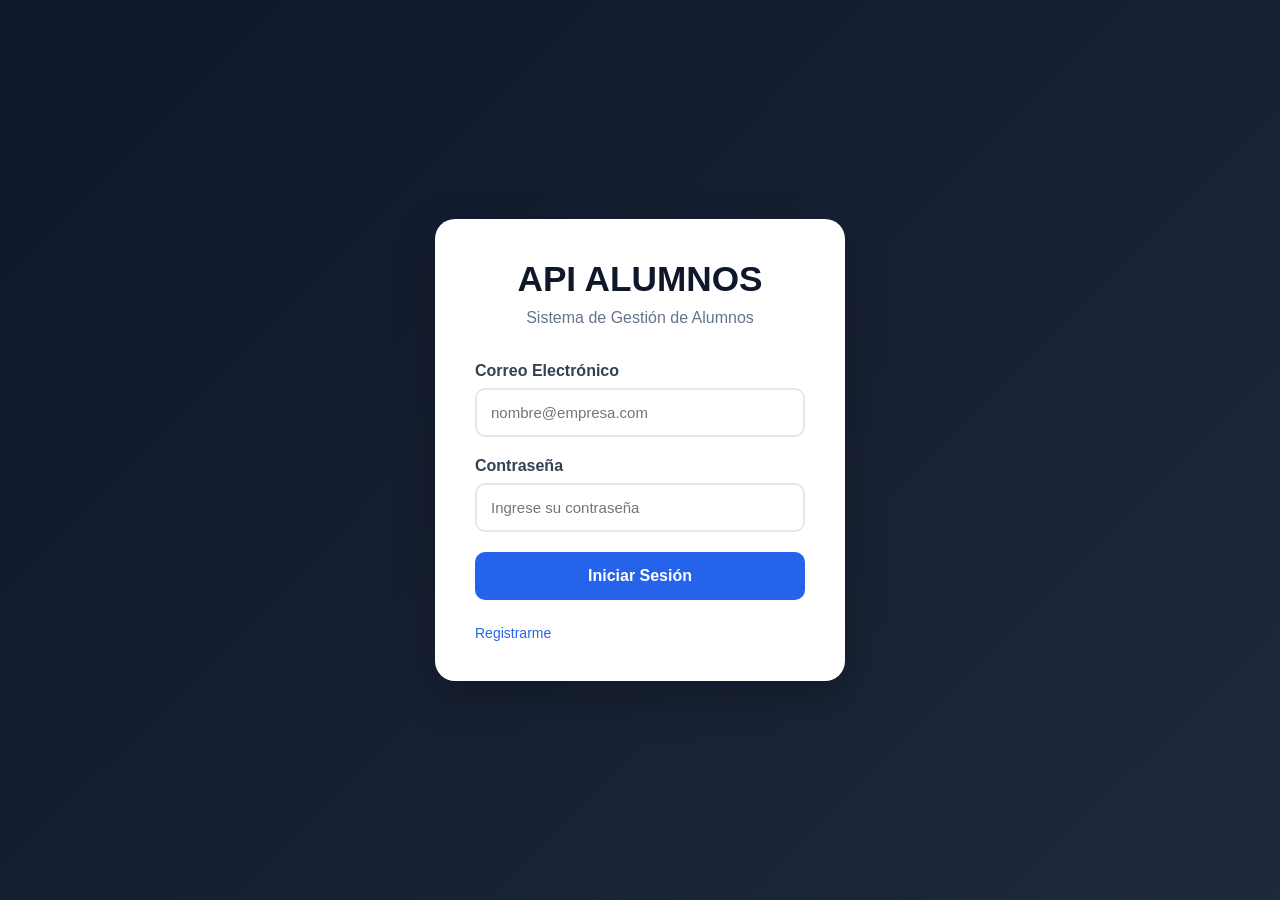
<file: ApiMaterialesProducto/wwwroot/views/Usuarios/login.html>
<!DOCTYPE html>
<html lang="en">

<head>

    <meta charset="utf-8">
    <meta http-equiv="X-UA-Compatible" content="IE=edge">
    <meta name="viewport" content="width=device-width, initial-scale=1, shrink-to-fit=no">
    <meta name="description" content="">
    <meta name="author" content="">

    <title>Ingreso</title>

    <!-- Custom fonts for this template-->
    <link
        href="https://fonts.googleapis.com/css?family=Nunito:200,200i,300,300i,400,400i,600,600i,700,700i,800,800i,900,900i"
        rel="stylesheet">

    <!-- Custom styles for this template-->
    <link href="../../css/login.css" rel="stylesheet">

</head>

<body>

    <div class="login-container">

        <div class="login-card">

            <div class="login-header">
                <h1>API ALUMNOS</h1>
                <p>Sistema de Gestión de Alumnos</p>
              
            </div>

            <form id="loginForm">

                <div class="input-group">
                    <label>Correo Electrónico</label>
                    <input type="email" id="loginEmail" placeholder="nombre@empresa.com">
                </div>

                <div class="input-group">
                    <label>Contraseña</label>
                    <input type="password" id="loginPassword" placeholder="Ingrese su contraseña">
                      <span id="tokenOutput"></span>
                </div>

                <button type="submit">Iniciar Sesión</button>

            </form>

            <div class="links">
                <a href="../../views/Usuarios/register.html">Registrarme</a>
                <!-- <a href="#" onclick="Migrar()">Migrar</a> -->
            </div>

        </div>

    </div>


       <script src="../../js/config.js"></script>
 <script src="../../js/user.js"></script>

</body>

</html>
</file>
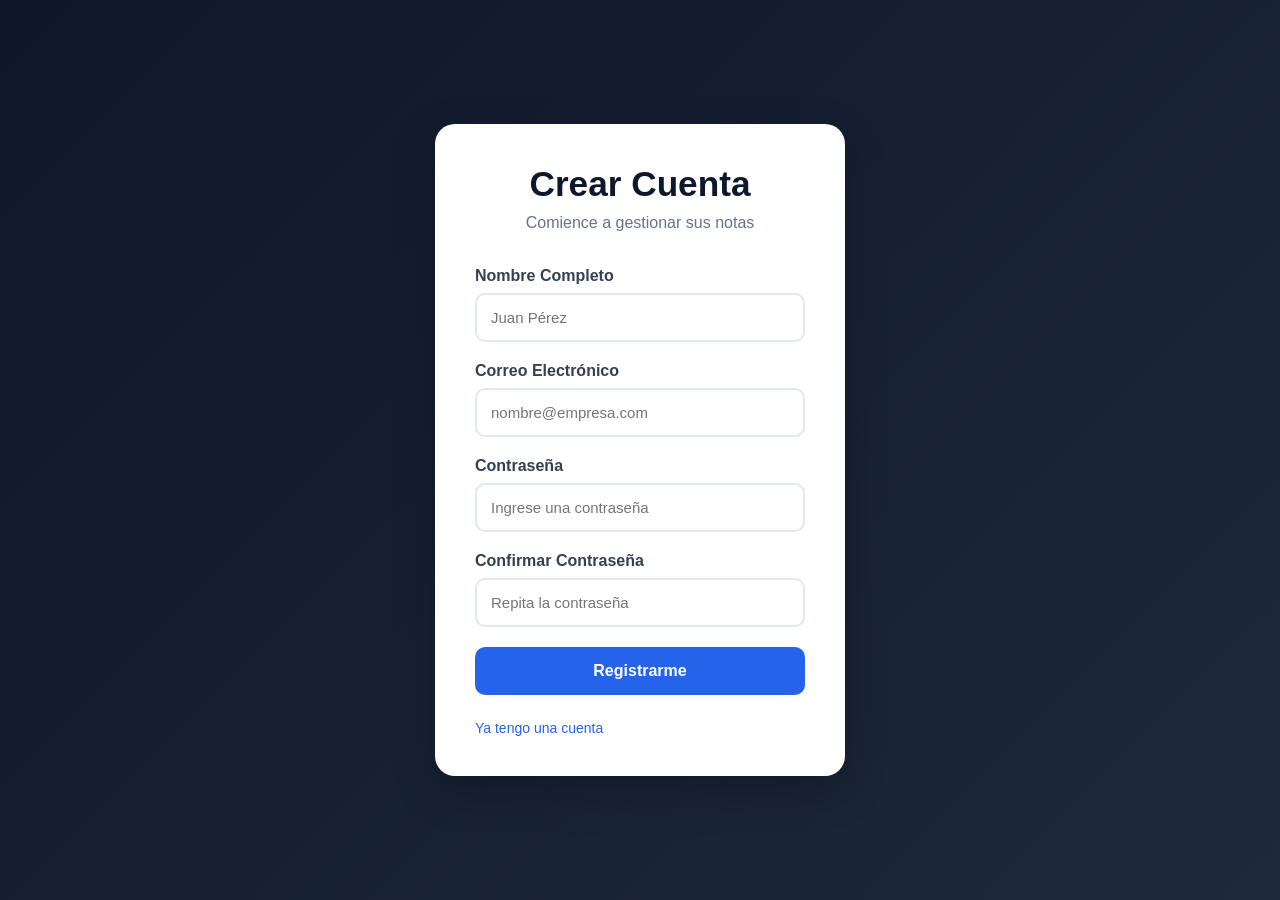
<file: ApiMaterialesProducto/wwwroot/views/Usuarios/register.html>
<!DOCTYPE html>
<html lang="en">

<head>

    <meta charset="utf-8">
    <meta http-equiv="X-UA-Compatible" content="IE=edge">
    <meta name="viewport" content="width=device-width, initial-scale=1, shrink-to-fit=no">
    <meta name="description" content="">
    <meta name="author" content="">

    <title>Ingreso</title>

    <!-- Custom fonts for this template-->
    <link
        href="https://fonts.googleapis.com/css?family=Nunito:200,200i,300,300i,400,400i,600,600i,700,700i,800,800i,900,900i"
        rel="stylesheet">

    <!-- Custom styles for this template-->
    <link href="../../css/login.css" rel="stylesheet">

</head>
<body>

    <div class="login-container">

        <div class="login-card">

            <div class="login-header">
                <h1>Crear Cuenta</h1>
                <p>Comience a gestionar sus notas</p>
            </div>

            <form id="registerForm">

                <div class="input-group">
                    <label>Nombre Completo</label>
                    <input type="text" id="nombre" placeholder="Juan Pérez">
                </div>

                <div class="input-group">
                    <label>Correo Electrónico</label>
                    <input type="email" id="email" placeholder="nombre@empresa.com">
                </div>

                <div class="input-group">
                    <label>Contraseña</label>
                    <input type="password" id="password" placeholder="Ingrese una contraseña">
                </div>

                <div class="input-group">
                    <label>Confirmar Contraseña</label>
                    <input type="password" id="confirmPassword" placeholder="Repita la contraseña">
                </div>

                <button type="submit">
                    Registrarme
                </button>

            </form>

            <div class="links">
                <a href="login.html">Ya tengo una cuenta</a>
            </div>

        </div>

    </div>


       <script src="../../js/config.js"></script>
 <script src="../../js/register.js"></script>

</body>

</html>
</file>
<file: ApiMaterialesProducto/wwwroot/css/login.css>
* {
    margin: 0;
    padding: 0;
    box-sizing: border-box;
}

body {
    font-family: 'Segoe UI', sans-serif;
    background: linear-gradient(135deg, #0f172a, #1e293b);
    min-height: 100vh;
    display: flex;
    justify-content: center;
    align-items: center;
}

.login-container {
    width: 100%;
    max-width: 450px;
    padding: 20px;
}

.login-card {
    background: white;
    border-radius: 20px;
    padding: 40px;
    box-shadow: 0 15px 40px rgba(0,0,0,0.25);
}

.login-header {
    text-align: center;
    margin-bottom: 35px;
}

.login-header h1 {
    color: #0f172a;
    font-size: 2.2rem;
    margin-bottom: 10px;
}

.login-header p {
    color: #64748b;
}

.input-group {
    margin-bottom: 20px;
}

.input-group label {
    display: block;
    margin-bottom: 8px;
    font-weight: 600;
    color: #334155;
}

.input-group input {
    width: 100%;
    padding: 14px;
    border: 2px solid #e2e8f0;
    border-radius: 10px;
    outline: none;
    font-size: 15px;
    transition: .3s;
}

.input-group input:focus {
    border-color: #2563eb;
}

button {
    width: 100%;
    padding: 15px;
    border: none;
    border-radius: 10px;
    background: #2563eb;
    color: white;
    font-size: 16px;
    font-weight: bold;
    cursor: pointer;
    transition: .3s;
}

button:hover {
    background: #1d4ed8;
    transform: translateY(-2px);
}

.links {
    display: flex;
    justify-content: space-between;
    margin-top: 25px;
}

.links a {
    text-decoration: none;
    color: #2563eb;
    font-size: 14px;
}

.links a:hover {
    text-decoration: underline;
}
</file>
